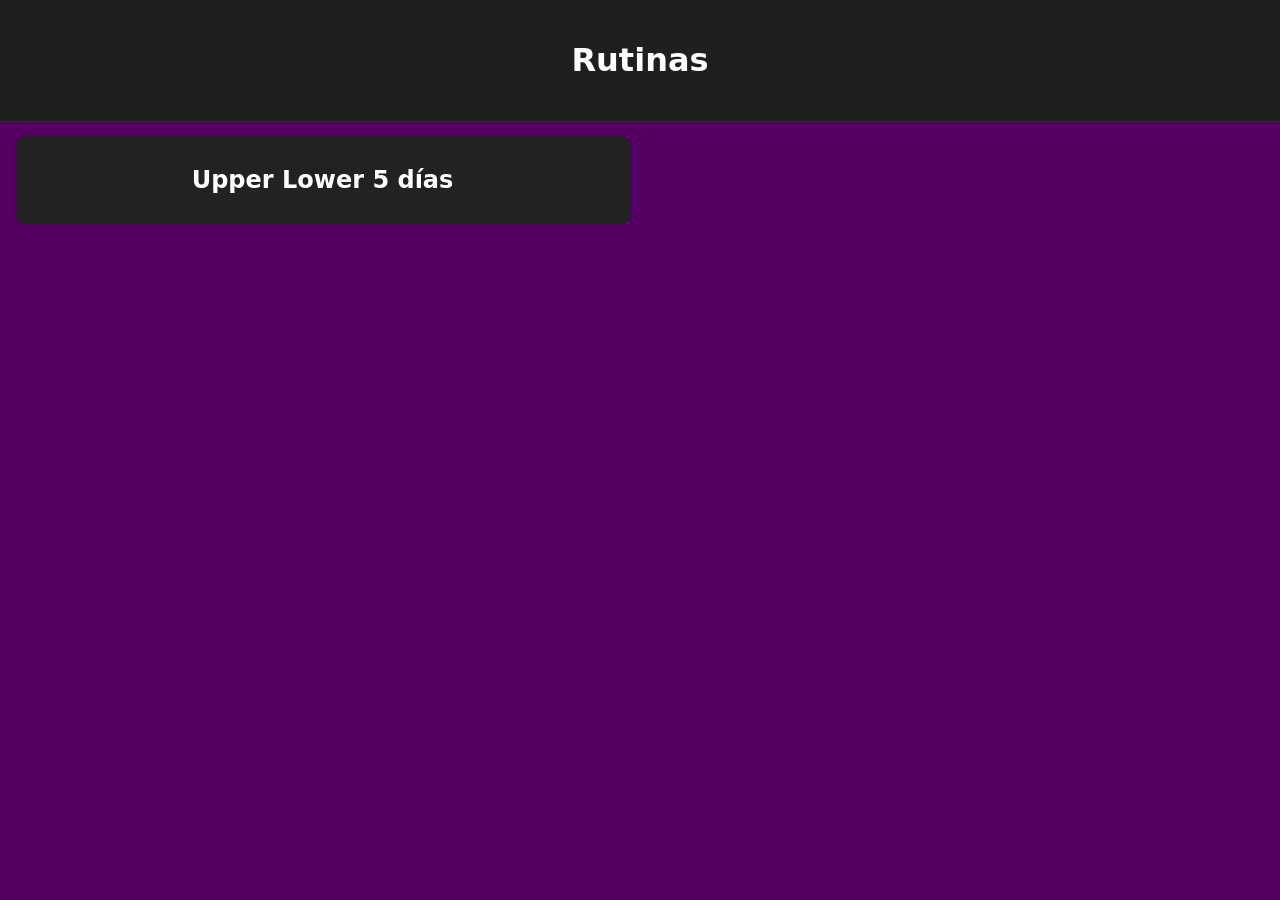
<file: index.html>
<!DOCTYPE html>
<html lang="en">
<head>
    <meta charset="UTF-8">
    <title>Planet Routines</title>
    <meta name="viewport" content="width=device-width, initial-scale=1.0">
    <link rel="stylesheet" href="styles.css">
</head>
<body>
<header>
    <h1>Rutinas</h1>
</header>

<main class="container">
    <a href="dias.html" class="card">
        <h2>Upper Lower 5 días</h2>
    </a>
</main>

</body>

</html>
</file>
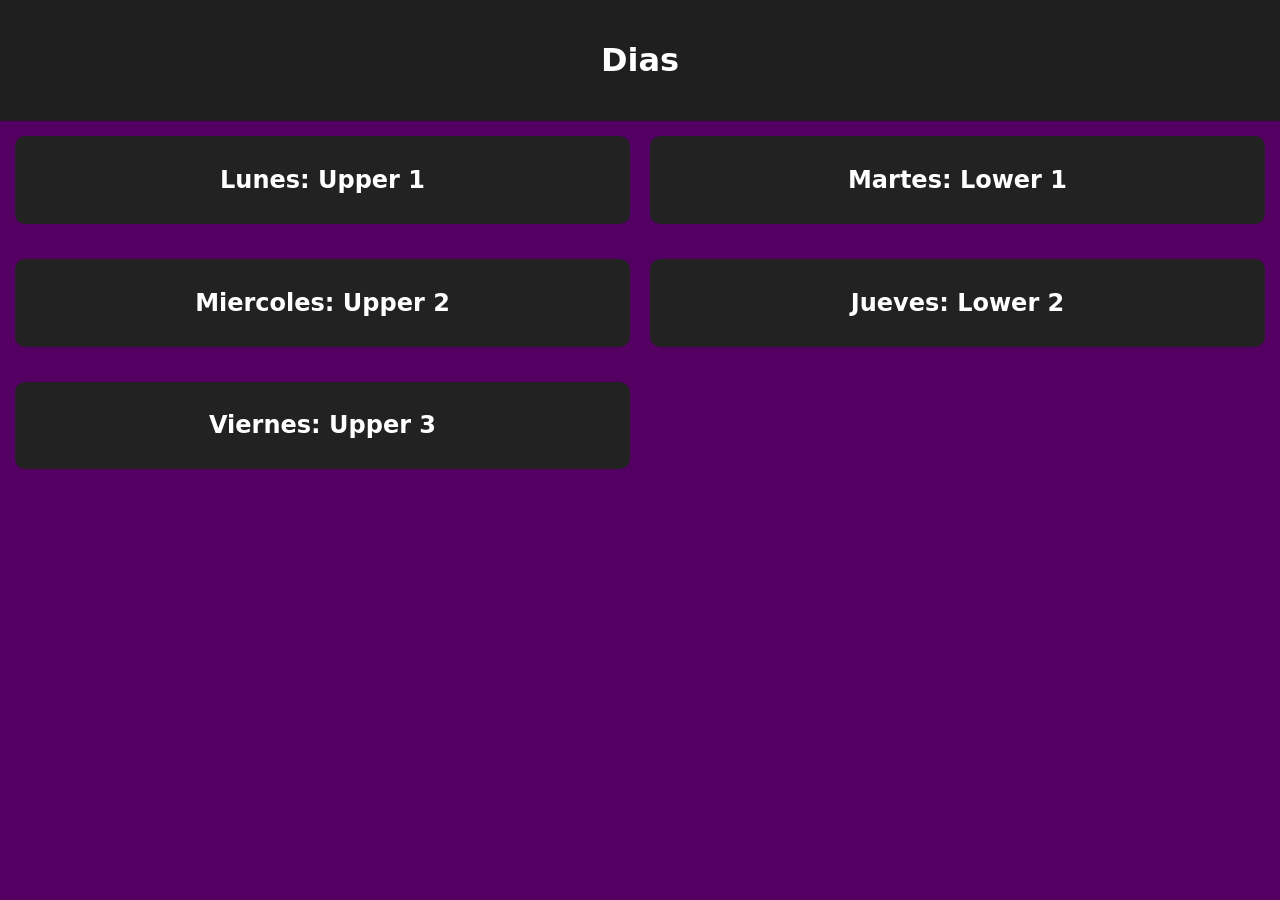
<file: dias.html>
<!DOCTYPE html>

<html lang="en">
<head>
    <meta charset="UTF-8">
    <title>Planet Routines</title>
    <meta name="viewport" content="width=device-width, initial-scale=1.0">
    <link rel="stylesheet" href="styles.css">
</head>
<body>
<header>
    <h1>Dias</h1>
</header>

<main class="container">
<article class="card">
    <a href="rutina-upper-lower-lunes.html">
        <h2>Lunes: Upper 1</h2>
    </a>
</article>

<article class="card">
    <a href="rutina-upper-lower-martes.html">
        <h2>Martes: Lower 1</h2>
    </a>
</article>
<article class="card">
    <a href="rutina-upper-lower-miercoles.html">
        <h2>Miercoles: Upper 2</h2>
    </a>
</article>
<article class="card">
    <a href="rutina-upper-lower-jueves.html">
        <h2>Jueves: Lower 2</h2>
    </a>
</article>
<article class="card">
    <a href="rutina-upper-lower-viernes.html">
        <h2>Viernes: Upper 3</h2>
    </a>
</article>
</main>
    

</body>

</html>
</file>
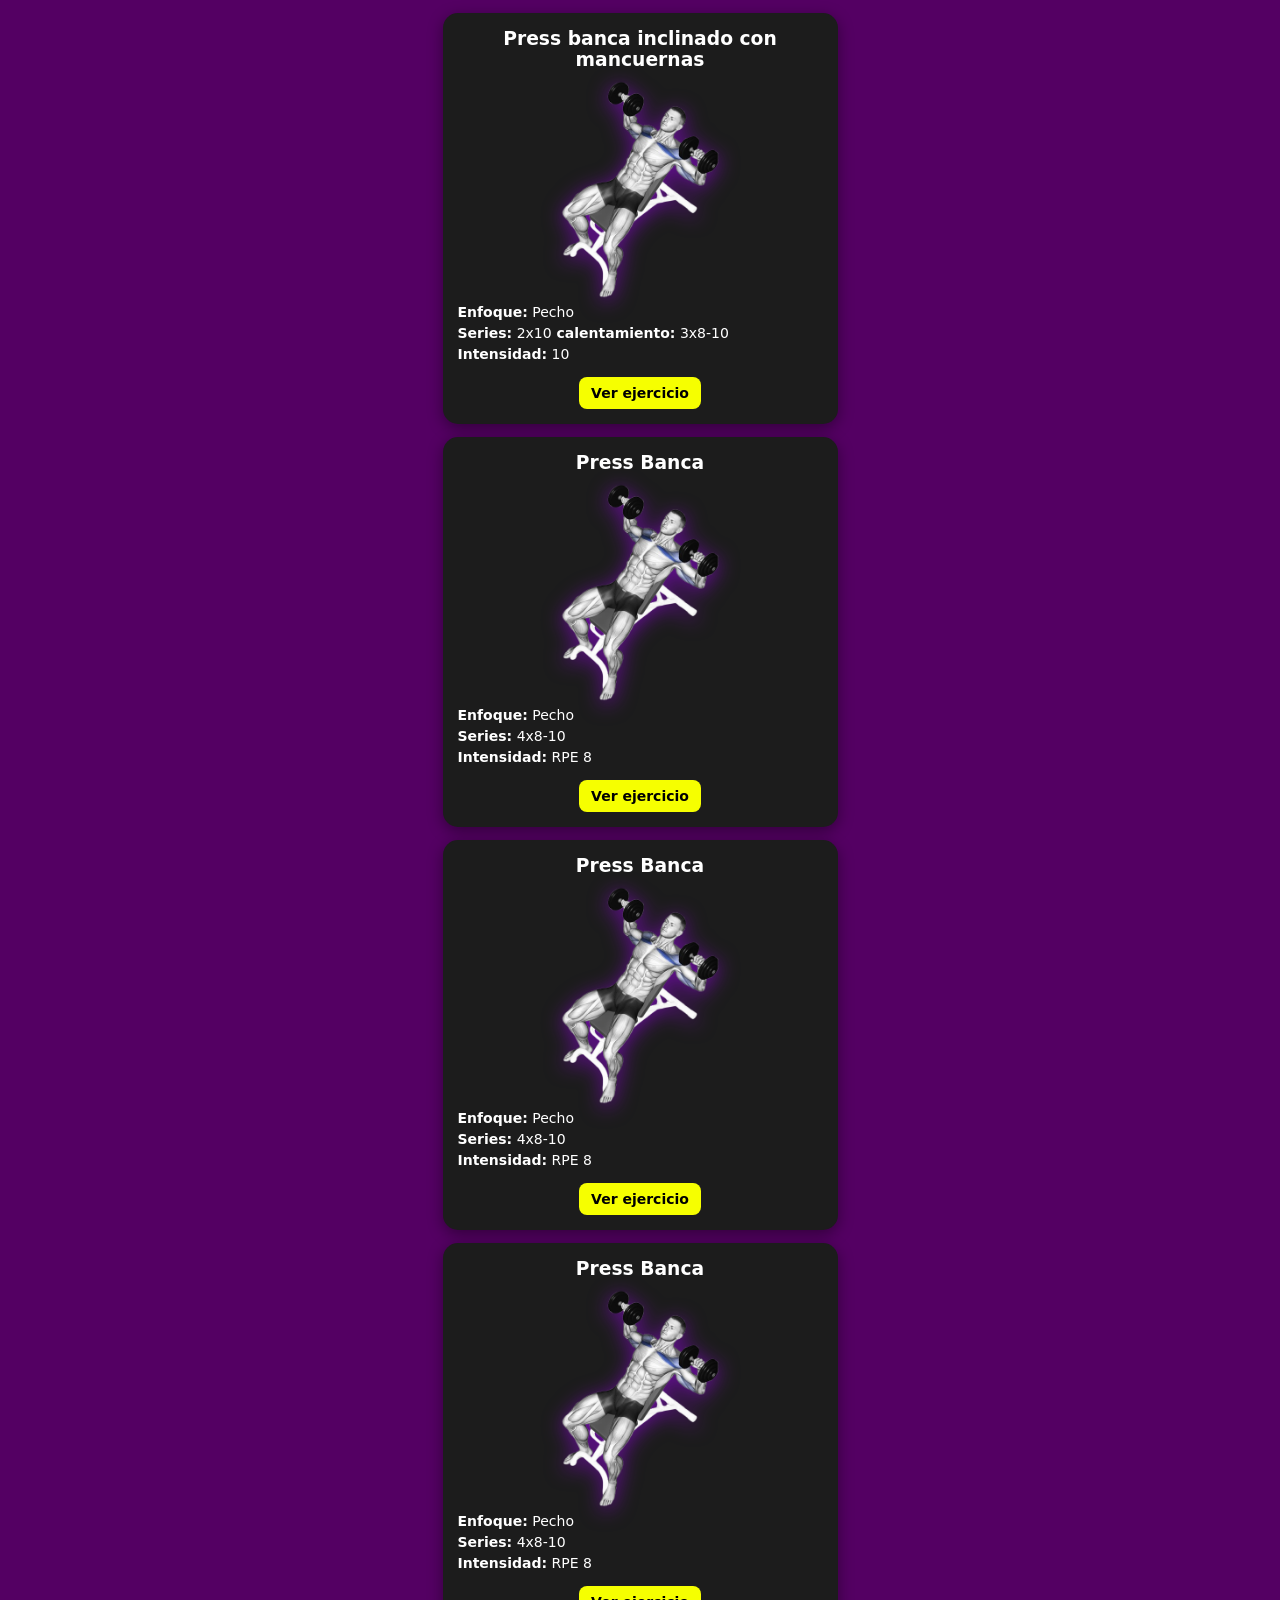
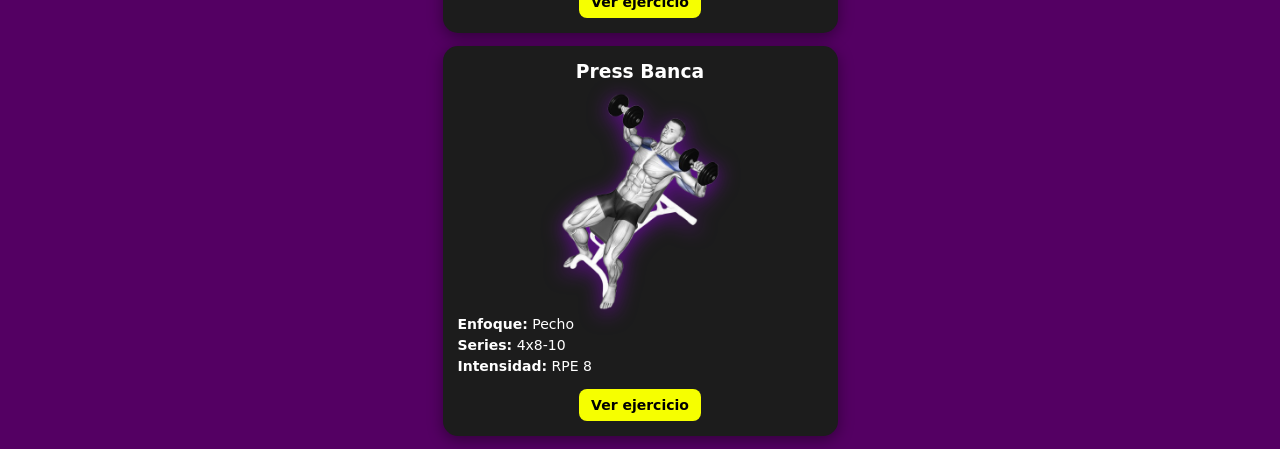
<file: rutina-upper-lower-lunes.html>
<!DOCTYPE html>
<html lang="en">
<head>
    <meta charset="UTF-8">
    <title>Planet Routines</title>
    <meta name="viewport" content="width=device-width, initial-scale=1.0">
    <link rel="stylesheet" href="styles.css">
</head>
<body>

<main>

<article class="exercise">
    <div class="exercise-content">
        <h3>Press banca inclinado con mancuernas</h3>
            <img src="pecho_inclinado.png" alt="Press banca">
        <p><strong>Enfoque:</strong> Pecho</p>
        <p><strong>Series:</strong> 2x10<b> calentamiento:</b> 3x8-10</p>
        <p><strong>Intensidad:</strong> 10</p>
        <a href="https://www.youtube.com/shorts/-zbesyTNztQ"><b>Ver ejercicio</b></a>
    </div>
</article>

<article class="exercise">
    <div class="exercise-content">
        <h3>Press Banca</h3>
            <img src="pecho_inclinado.png" alt="Press banca">
        <p><strong>Enfoque:</strong> Pecho</p>
        <p><strong>Series:</strong> 4x8-10</p>
        <p><strong>Intensidad:</strong> RPE 8</p>
        <a href="#"><b>Ver ejercicio</b></a>
    </div>
</article>

<article class="exercise">
    <div class="exercise-content">
        <h3>Press Banca</h3>
            <img src="pecho_inclinado.png" alt="Press banca">
        <p><strong>Enfoque:</strong> Pecho</p>
        <p><strong>Series:</strong> 4x8-10</p>
        <p><strong>Intensidad:</strong> RPE 8</p>
        <a href="#"><b>Ver ejercicio</b></a>
    </div>
</article>

<article class="exercise">
    <div class="exercise-content">
        <h3>Press Banca</h3>
            <img src="pecho_inclinado.png" alt="Press banca">
        <p><strong>Enfoque:</strong> Pecho</p>
        <p><strong>Series:</strong> 4x8-10</p>
        <p><strong>Intensidad:</strong> RPE 8</p>
        <a href="#"><b>Ver ejercicio</b></a>
    </div>
</article>

<article class="exercise">
    <div class="exercise-content">
        <h3>Press Banca</h3>
            <img src="pecho_inclinado.png" alt="Press banca">
        <p><strong>Enfoque:</strong> Pecho</p>
        <p><strong>Series:</strong> 4x8-10</p>
        <p><strong>Intensidad:</strong> RPE 8</p>
        <a href="#"><b>Ver ejercicio</b></a>
    </div>
</article>


</main>

</body>
</html>
</file>
<file: styles.css>
body {
    margin: 0;
    font-family: system-ui, -apple-system, BlinkMacSystemFont, 'Segoe UI', Roboto, Oxygen, Ubuntu, Cantarell, 'Open Sans', 'Helvetica Neue', sans-serif;
    background-color: #540063;
    color: rgb(255, 255, 255);
}

header {
    text-align: center;
    padding: 20px;
    background-color: #1f1f1f;
}

.container {
    padding: 15px;
    display: flex;
    flex-direction: column;
    align-items: center;
}

.card {
    display: block;
    background-color: #222;
    padding: 10px;
    margin-bottom: 15px;
    border-radius: 10px;
    text-decoration: none;
    color: rgb(255, 255, 255);
    transition: 0.3s;
    text-align: center;
}

.card a {
    text-decoration: none;
    color: white;
}

.card:hover {
    background-color: #bbab00;
}

.exercise {
    background-color: #1c1c1c;
    border-radius: 15px;
    overflow: hidden;
/*     margin-bottom: 20px; */
    box-shadow: 0 4px 15px rgba(0,0,0,0.4);
    transition: transform 0.2s ease;
    max-width: 395px;
    margin: 13px auto;
}

.exercise img {
    width: 60%;
    height: auto;
    object-fit: cover;
    display: block;
    margin: 0 auto;
    border-radius: 10px;

    filter: drop-shadow(0 4px 10px rgba(166, 0, 255, 0.538));

/*     background-color: #2f2f2f8b;
    padding: 20px;
    border-radius: 12px; */
}

.exercise-content {
    padding: 15px;
}

.exercise h3 {
    text-align: center;
    margin-top: 0;
    margin-bottom: 10px;
}

.exercise p {
    margin: 5px 0;
    font-size: 14px;
}

.exercise a {
    display: block;
    margin-top: 10px;
    padding: 8px 12px;
    background-color: #f6ff00;
    color: rgb(0, 0, 0);
    text-decoration: none;
    border-radius: 8px;
    font-size: 14px;
    width: fit-content;
    margin: 15px auto 0 auto;
}

.exercise:hover {
    transform: scale(1.010);
}



@media (min-width: 768px) {

    .container {
        display: grid;
        grid-template-columns: repeat(2, 1fr);
        gap: 20px;
        justify-content: center;
    }

}
</file>
